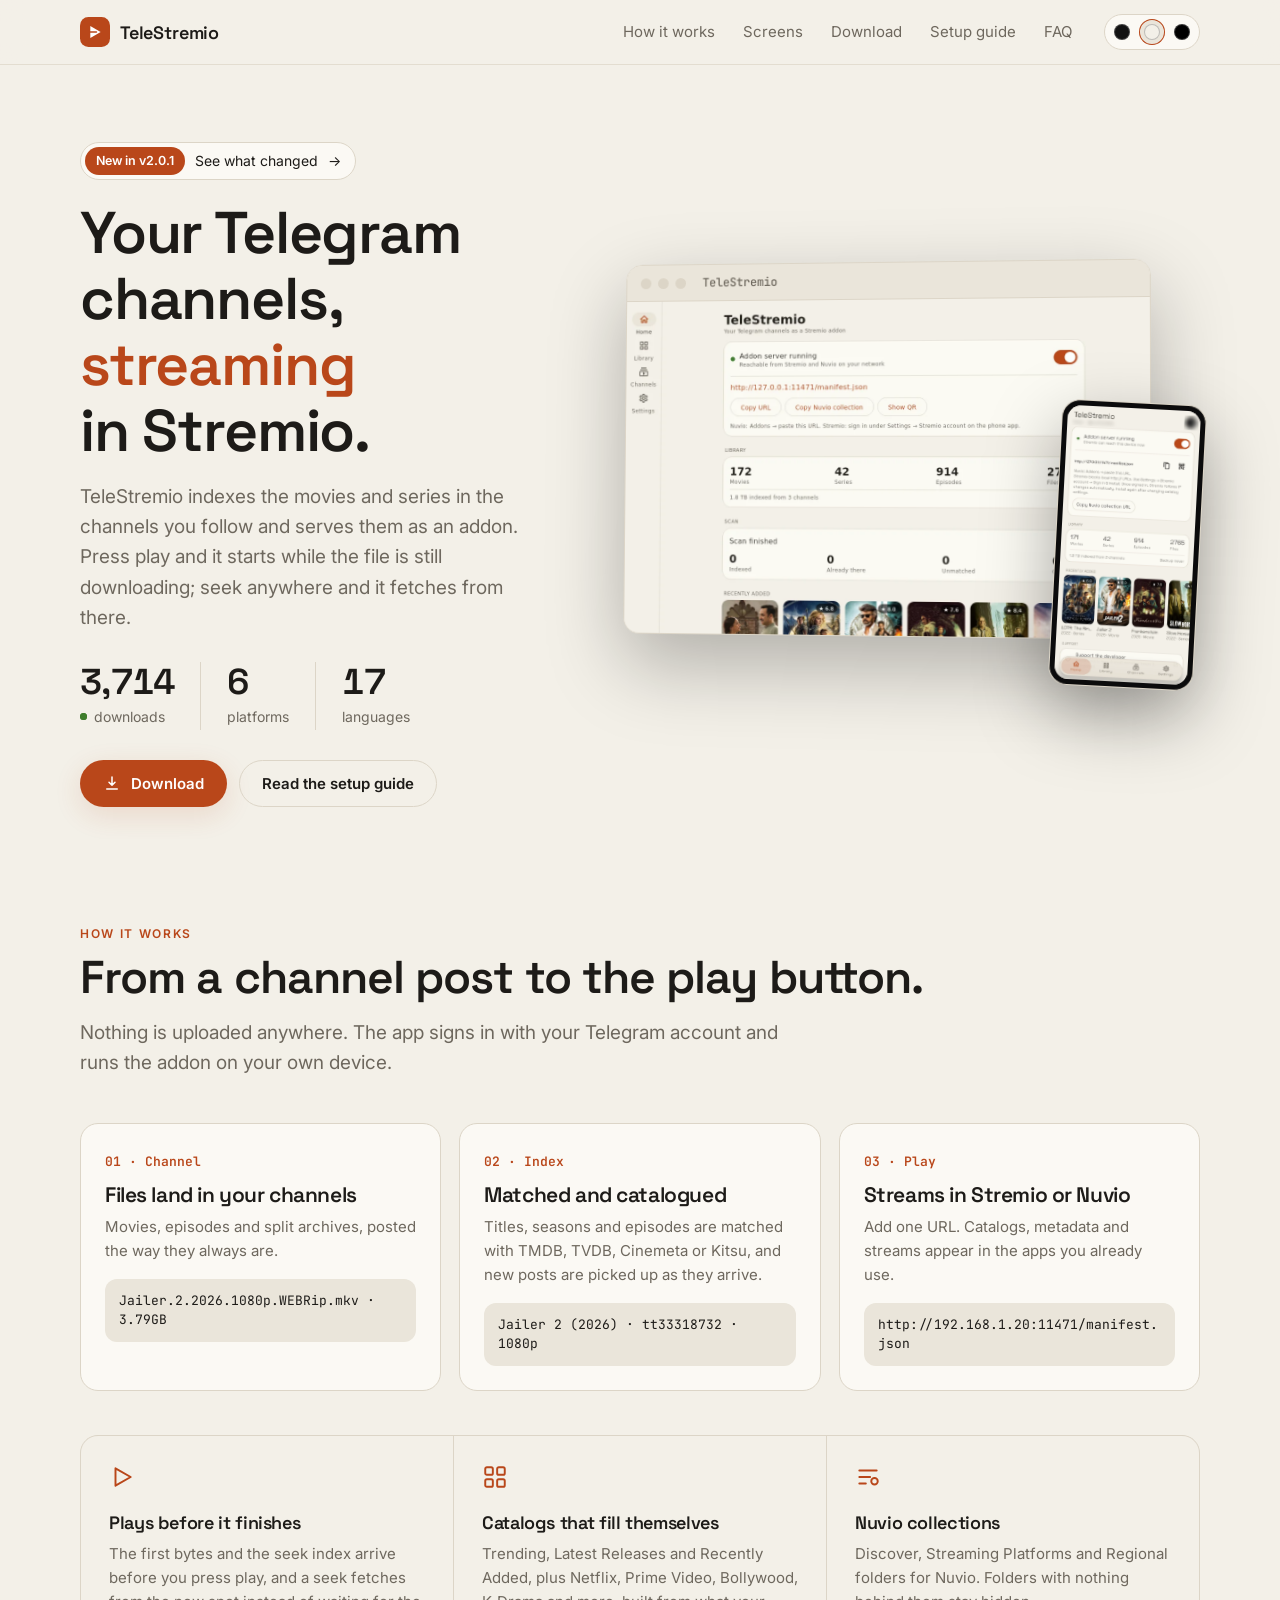
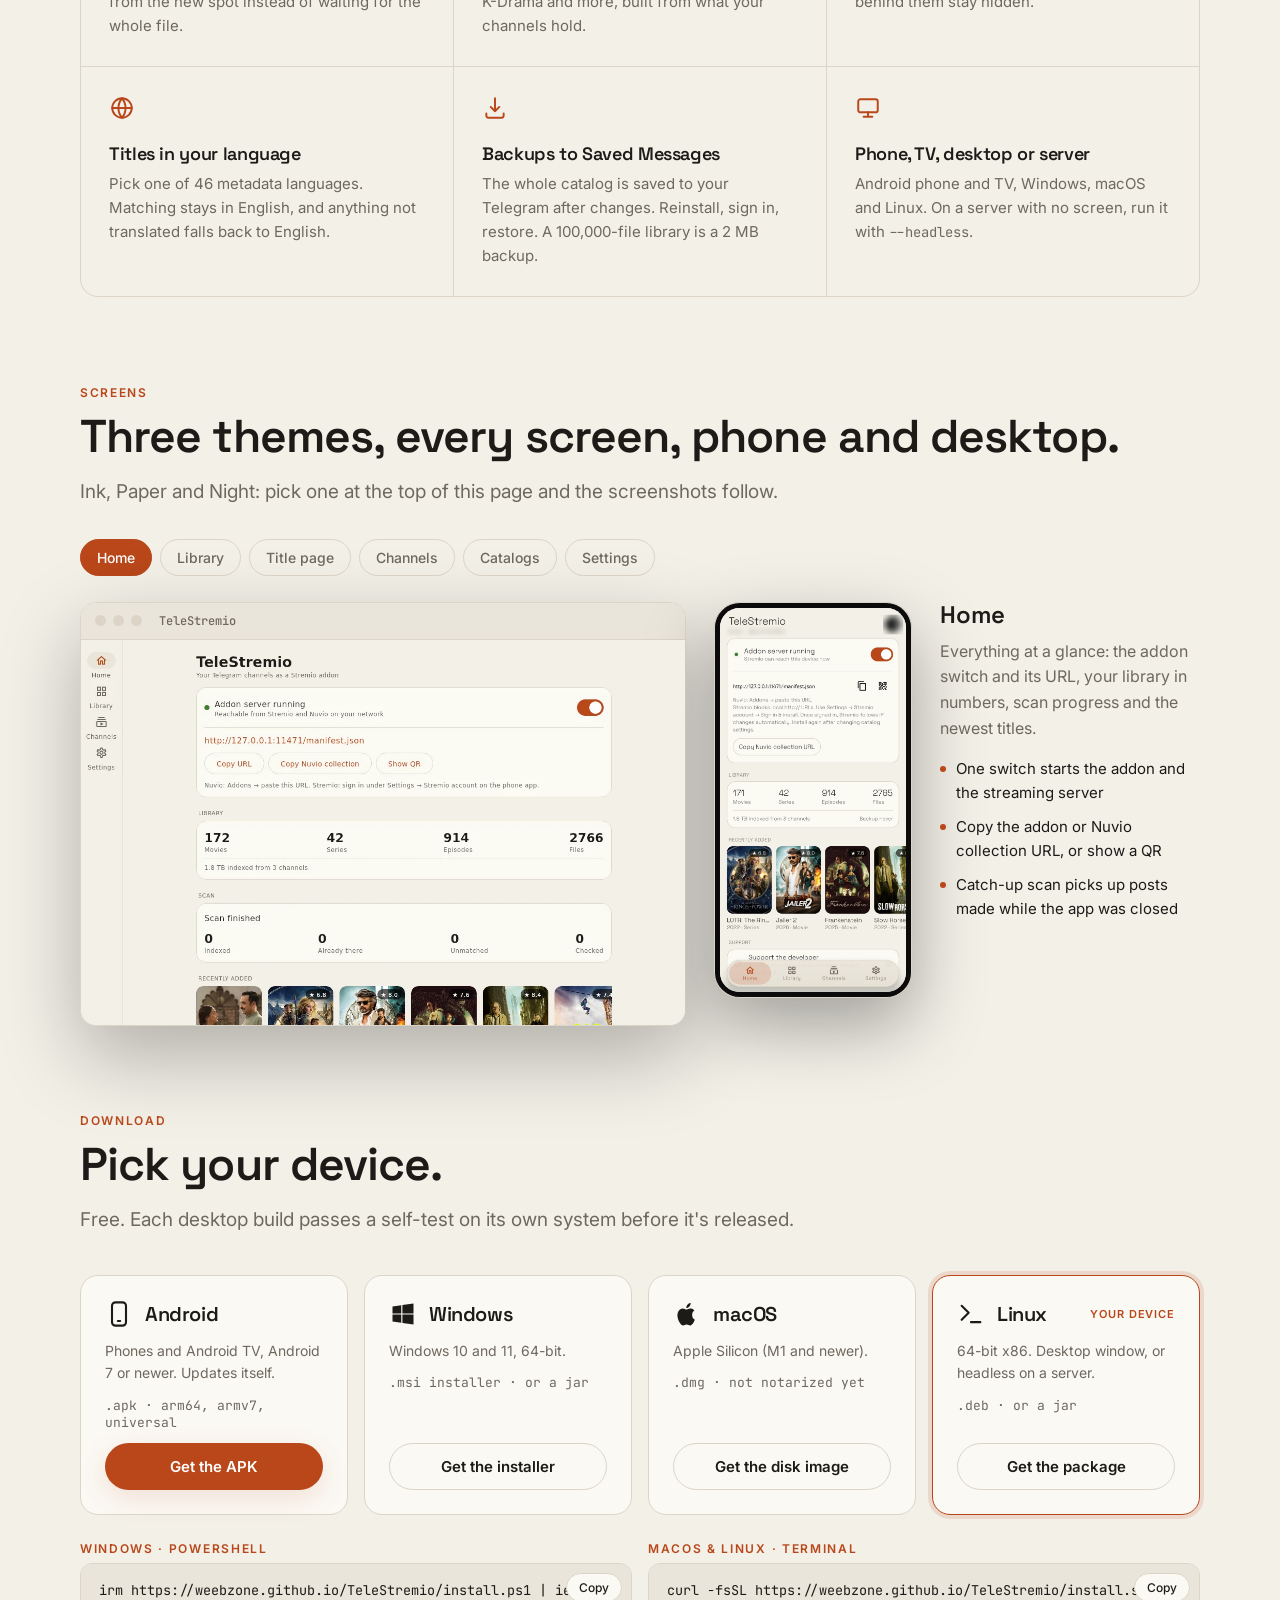
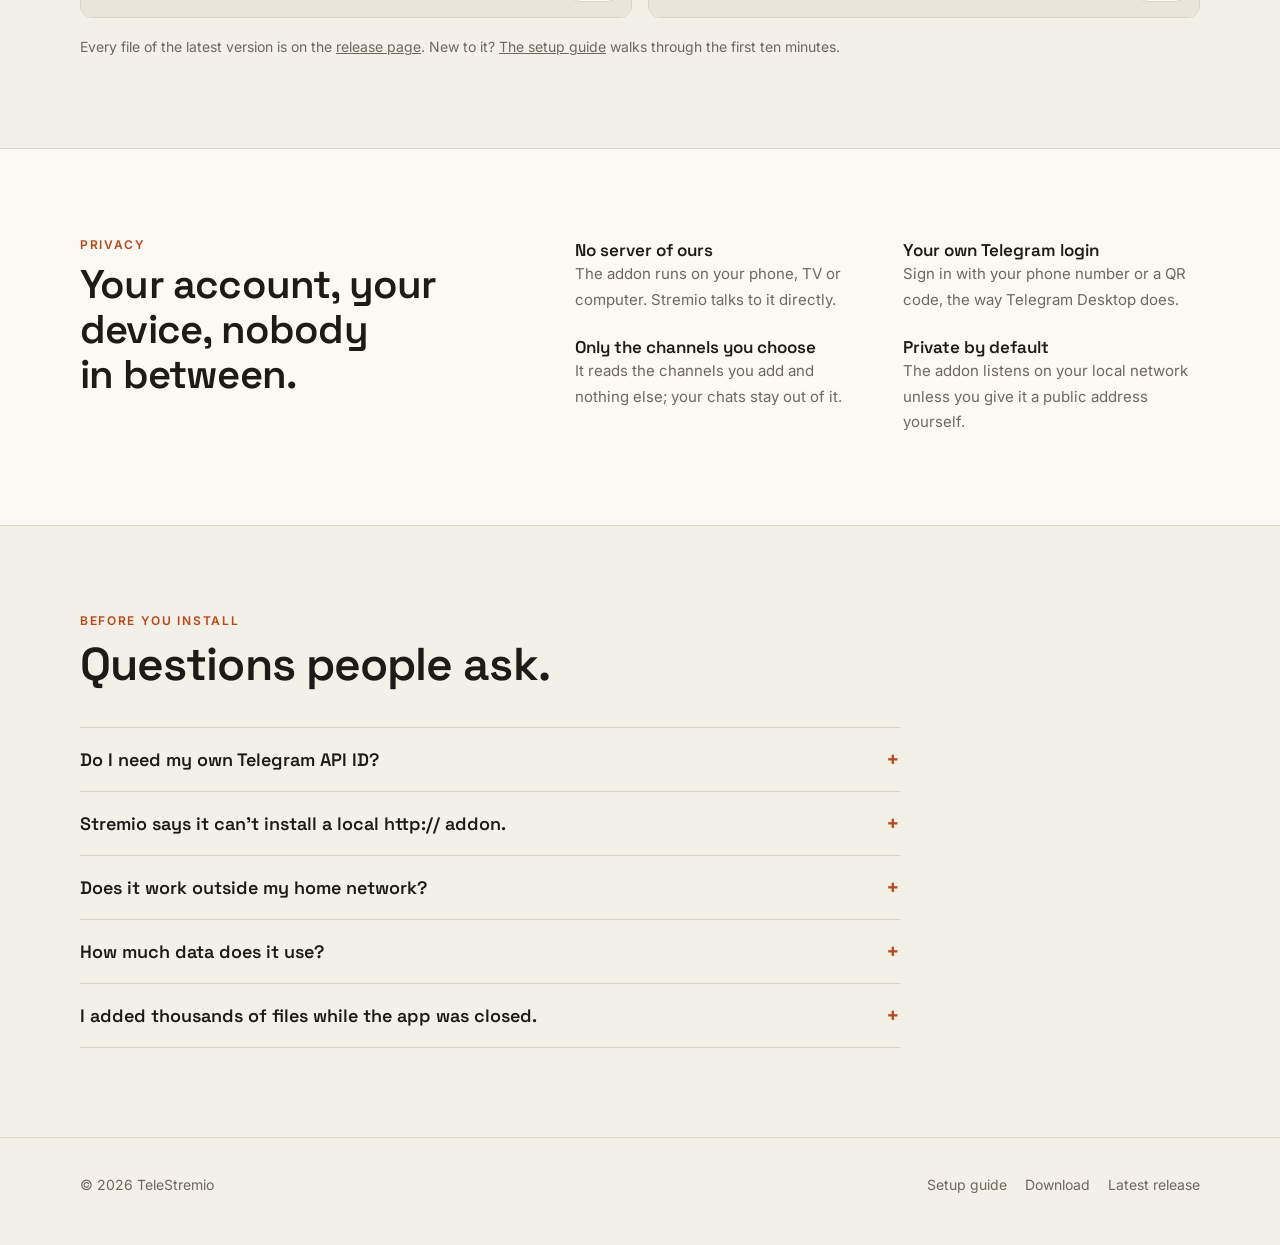
<file: index.html>
<!doctype html>
<html lang="en">
<head>
<meta charset="utf-8">
<meta name="viewport" content="width=device-width, initial-scale=1, viewport-fit=cover">
<title>TeleStremio</title>
<meta name="description" content="TeleStremio turns your Telegram channels into a Stremio and Nuvio addon. Android, Android TV, Windows, macOS and Linux.">
<meta property="og:title" content="TeleStremio">
<meta property="og:description" content="Your Telegram channels, streaming in Stremio and Nuvio.">
<meta property="og:image" content="shots/ink-home.webp">
<meta name="theme-color" content="#121212">
<link rel="icon" href="assets/mark.svg" type="image/svg+xml">
<link rel="preconnect" href="https://fonts.googleapis.com">
<link rel="preconnect" href="https://fonts.gstatic.com" crossorigin>
<link rel="stylesheet" href="https://fonts.googleapis.com/css2?family=Inter:wght@400;500;600&family=JetBrains+Mono:wght@400;500;600&family=Space+Grotesk:wght@500;600&display=swap">
<link rel="stylesheet" href="assets/site.css">
<script>try { const p = localStorage.getItem("palette"); if (p) document.documentElement.dataset.palette = p; } catch {}</script>
</head>
<body>

<header class="top">
  <div class="wrap">
    <a class="brand" href="./" aria-label="TeleStremio home">
      <svg viewBox="0 0 32 32" aria-hidden="true"><rect width="32" height="32" rx="9" fill="var(--accent)"/><path d="M11 9.5v13l11-6.5z" fill="var(--on-accent)"/><path d="M11 16h6.5" stroke="var(--accent)" stroke-width="1.6" stroke-linecap="round"/></svg>
      TeleStremio
    </a>
    <nav class="nav" aria-label="Main">
      <a href="#how">How it works</a>
      <a href="#screens">Screens</a>
      <a href="#download">Download</a>
      <a href="setup.html">Setup guide</a>
      <a href="#faq">FAQ</a>
    </nav>
    <div class="palette" role="group" aria-label="Theme">
      <button type="button" data-p="ink" aria-label="Ink theme" title="Ink"><span style="background:#121212"></span></button>
      <button type="button" data-p="paper" aria-label="Paper theme" title="Paper"><span style="background:#f3f0e8"></span></button>
      <button type="button" data-p="night" aria-label="Night theme" title="Night"><span style="background:#000"></span></button>
    </div>
    <button class="menu-btn" type="button" aria-label="Menu" aria-expanded="false">
      <svg width="18" height="18" viewBox="0 0 24 24" fill="none" stroke="currentColor" stroke-width="2" stroke-linecap="round"><path d="M4 7h16M4 12h16M4 17h16"/></svg>
    </button>
  </div>
</header>

<main>
  <section class="hero">
    <div class="wrap">
      <div>
        <a class="release-pill rise" href="https://github.com/weebzone/Telegram-Stremio/releases/latest" data-release><b>New in <span data-tag>v2.0.1</span></b> See what changed <span class="arr" aria-hidden="true">→</span></a>
        <h1 class="rise d1">Your Telegram channels, <em>streaming</em> in Stremio.</h1>
        <p class="lede rise d2">TeleStremio indexes the movies and series in the channels you follow and serves them as an addon. Press play and it starts while the file is still downloading; seek anywhere and it fetches from there.</p>
        <ul class="stats rise d3" aria-label="TeleStremio in numbers">
          <li><b class="stat-n" data-stat="downloads" data-to="3764"></b><span class="stat-label"><i class="live-dot" aria-hidden="true"></i>downloads</span></li>
          <li><b class="stat-n" data-stat="platforms" data-to="6"></b><span class="stat-label">platforms</span></li>
          <li title="The app in 17 languages; titles and posters in 46"><b class="stat-n" data-to="17"></b><span class="stat-label">languages</span></li>
        </ul>
        <div class="btn-row rise d3">
          <a class="btn btn-primary" href="#download" data-download-hero>
            <svg viewBox="0 0 24 24" fill="none" stroke="currentColor" stroke-width="2" stroke-linecap="round" stroke-linejoin="round"><path d="M12 4v11m0 0-4-4m4 4 4-4M5 20h14"/></svg>
            <span>Download</span>
          </a>
          <a class="btn btn-ghost" href="setup.html">Read the setup guide</a>
        </div>
      </div>
      <div class="devices rise d2">
        <div class="window">
          <div class="window-bar"><i></i><i></i><i></i><span>TeleStremio</span></div>
          <div class="shot"><img data-shot="home" src="shots/ink-home.webp" alt="TeleStremio home screen with the addon running" width="1180" height="752"></div>
        </div>
        <div class="phone"><div class="phone-shot"><img data-shot="phone-home" src="shots/ink-phone-home.webp" alt="TeleStremio home screen on Android" width="720" height="1480"></div></div>
      </div>
    </div>
  </section>

  <section id="how">
    <div class="wrap">
      <p class="eyebrow">How it works</p>
      <h2 style="font-size:clamp(30px,4vw,46px);margin-top:12px">From a channel post to the play button.</h2>
      <p class="lede" style="margin-top:14px">Nothing is uploaded anywhere. The app signs in with your Telegram account and runs the addon on your own device.</p>
      <div class="path">
        <svg class="wire" viewBox="0 0 100 2" preserveAspectRatio="none" aria-hidden="true"><line x1="0" y1="1" x2="100" y2="1"/></svg>
        <div class="stop">
          <span class="n">01 · Channel</span>
          <h3>Files land in your channels</h3>
          <p>Movies, episodes and split archives, posted the way they always are.</p>
          <div class="sample">Jailer.2.2026.1080p.WEBRip.mkv · 3.79GB</div>
        </div>
        <div class="stop">
          <span class="n">02 · Index</span>
          <h3>Matched and catalogued</h3>
          <p>Titles, seasons and episodes are matched with TMDB, TVDB, Cinemeta or Kitsu, and new posts are picked up as they arrive.</p>
          <div class="sample">Jailer 2 (2026) · tt33318732 · 1080p</div>
        </div>
        <div class="stop">
          <span class="n">03 · Play</span>
          <h3>Streams in Stremio or Nuvio</h3>
          <p>Add one URL. Catalogs, metadata and streams appear in the apps you already use.</p>
          <div class="sample">http://192.168.1.20:11471/manifest.json</div>
        </div>
      </div>

      <div class="features">
        <div class="feature">
          <svg viewBox="0 0 24 24" fill="none" stroke="currentColor" stroke-width="1.8" stroke-linecap="round" stroke-linejoin="round"><polygon points="6 4 20 12 6 20 6 4"/></svg>
          <h3>Plays before it finishes</h3>
          <p>The first bytes and the seek index arrive before you press play, and a seek fetches from the new spot instead of waiting for the whole file.</p>
        </div>
        <div class="feature">
          <svg viewBox="0 0 24 24" fill="none" stroke="currentColor" stroke-width="1.8" stroke-linecap="round" stroke-linejoin="round"><rect x="3" y="3" width="7" height="7" rx="1.5"/><rect x="14" y="3" width="7" height="7" rx="1.5"/><rect x="3" y="14" width="7" height="7" rx="1.5"/><rect x="14" y="14" width="7" height="7" rx="1.5"/></svg>
          <h3>Catalogs that fill themselves</h3>
          <p>Trending, Latest Releases and Recently Added, plus Netflix, Prime Video, Bollywood, K-Drama and more, built from what your channels hold.</p>
        </div>
        <div class="feature">
          <svg viewBox="0 0 24 24" fill="none" stroke="currentColor" stroke-width="1.8" stroke-linecap="round" stroke-linejoin="round"><path d="M4 6h16M4 12h10M4 18h6"/><circle cx="18" cy="16" r="3"/></svg>
          <h3>Nuvio collections</h3>
          <p>Discover, Streaming Platforms and Regional folders for Nuvio. Folders with nothing behind them stay hidden.</p>
        </div>
        <div class="feature">
          <svg viewBox="0 0 24 24" fill="none" stroke="currentColor" stroke-width="1.8" stroke-linecap="round" stroke-linejoin="round"><circle cx="12" cy="12" r="9"/><path d="M3 12h18M12 3a14 14 0 0 1 0 18M12 3a14 14 0 0 0 0 18"/></svg>
          <h3>Titles in your language</h3>
          <p>Pick one of 46 metadata languages. Matching stays in English, and anything not translated falls back to English.</p>
        </div>
        <div class="feature">
          <svg viewBox="0 0 24 24" fill="none" stroke="currentColor" stroke-width="1.8" stroke-linecap="round" stroke-linejoin="round"><path d="M12 3v12m0 0 4-4m-4 4-4-4"/><path d="M4 17v2a2 2 0 0 0 2 2h12a2 2 0 0 0 2-2v-2"/></svg>
          <h3>Backups to Saved Messages</h3>
          <p>The whole catalog is saved to your Telegram after changes. Reinstall, sign in, restore. A 100,000-file library is a 2 MB backup.</p>
        </div>
        <div class="feature">
          <svg viewBox="0 0 24 24" fill="none" stroke="currentColor" stroke-width="1.8" stroke-linecap="round" stroke-linejoin="round"><rect x="3" y="4" width="18" height="12" rx="2"/><path d="M8 20h8M12 16v4"/></svg>
          <h3>Phone, TV, desktop or server</h3>
          <p>Android phone and TV, Windows, macOS and Linux. On a server with no screen, run it with <code>--headless</code>.</p>
        </div>
      </div>
    </div>
  </section>

  <section id="screens" style="padding-top:0">
    <div class="wrap">
      <p class="eyebrow">Screens</p>
      <h2 style="font-size:clamp(30px,4vw,46px);margin-top:12px">Three themes, every screen, phone and desktop.</h2>
      <p class="lede" style="margin-top:14px">Ink, Paper and Night: pick one at the top of this page and the screenshots follow.</p>
      <div class="tabs" role="tablist" aria-label="Screens">
        <button class="tab" role="tab" data-screen="home" aria-selected="true">Home</button>
        <button class="tab" role="tab" data-screen="library" aria-selected="false">Library</button>
        <button class="tab" role="tab" data-screen="title" aria-selected="false">Title page</button>
        <button class="tab" role="tab" data-screen="channels" aria-selected="false">Channels</button>
        <button class="tab" role="tab" data-screen="catalogs" aria-selected="false">Catalogs</button>
        <button class="tab" role="tab" data-screen="settings" aria-selected="false">Settings</button>
      </div>
      <div class="screens">
        <div class="window">
          <div class="window-bar"><i></i><i></i><i></i><span>TeleStremio</span></div>
          <div class="shot"><img id="screen-img" data-shot="home" src="shots/ink-home.webp" alt="TeleStremio Home screen" width="1180" height="752" loading="lazy"></div>
        </div>
        <div class="phone"><div class="phone-shot"><img id="phone-img" data-shot="phone-home" src="shots/ink-phone-home.webp" alt="TeleStremio Home screen on Android" width="720" height="1480" loading="lazy"></div></div>
        <div class="screen-note" aria-live="polite">
          <h3>Home</h3>
          <p></p>
          <ul></ul>
        </div>
      </div>
    </div>
  </section>

  <section id="download" style="padding-top:0">
    <div class="wrap">
      <p class="eyebrow">Download</p>
      <h2 style="font-size:clamp(30px,4vw,46px);margin-top:12px">Pick your device.</h2>
      <p class="lede" style="margin-top:14px">Free. Each desktop build passes a self-test on its own system before it's released.</p>
      <div class="platforms">
        <article class="platform" data-os="android">
          <header>
            <svg viewBox="0 0 24 24" fill="none" stroke="currentColor" stroke-width="1.8" stroke-linecap="round" stroke-linejoin="round"><rect x="6" y="2" width="12" height="20" rx="3"/><path d="M11 18h2"/></svg>
            <h3>Android</h3>
          </header>
          <p class="req">Phones and Android TV, Android 7 or newer. Updates itself.</p>
          <p class="files">.apk · arm64, armv7, universal</p>
          <a class="btn btn-primary" data-download="android" href="https://github.com/weebzone/Telegram-Stremio/releases/latest">Get the APK</a>
        </article>
        <article class="platform" data-os="windows">
          <header>
            <svg viewBox="0 0 24 24" fill="currentColor" aria-hidden="true"><path d="M3 5.5 10.5 4.4v7.1H3zM11.5 4.3 21 3v8.5h-9.5zM3 12.5h7.5v7.1L3 18.5zM11.5 12.5H21V21l-9.5-1.3z"/></svg>
            <h3>Windows</h3>
          </header>
          <p class="req">Windows 10 and 11, 64-bit.</p>
          <p class="files">.msi installer · or a jar</p>
          <a class="btn btn-ghost" data-download="windows" href="https://github.com/weebzone/Telegram-Stremio/releases/latest">Get the installer</a>
        </article>
        <article class="platform" data-os="macos">
          <header>
            <svg viewBox="0 0 24 24" fill="currentColor" aria-hidden="true"><path d="M16.4 12.6c0-2.3 1.9-3.4 2-3.5-1.1-1.6-2.8-1.8-3.4-1.8-1.4-.1-2.8.9-3.5.9s-1.8-.9-3-.9C6.9 7.3 5.4 8.3 4.6 9.8c-1.7 2.9-.4 7.2 1.2 9.6.8 1.2 1.7 2.4 2.9 2.4 1.2 0 1.6-.8 3-.8s1.8.8 3 .8 2-1.2 2.8-2.3c.9-1.3 1.2-2.6 1.3-2.7-.1 0-2.4-.9-2.4-4.2zM14.1 5.6c.6-.8 1.1-1.9 1-3-.9 0-2.1.6-2.7 1.4-.6.7-1.1 1.8-1 2.9 1 .1 2.1-.5 2.7-1.3z"/></svg>
            <h3>macOS</h3>
          </header>
          <p class="req">Apple Silicon (M1 and newer).</p>
          <p class="files">.dmg · not notarized yet</p>
          <a class="btn btn-ghost" data-download="macos" href="https://github.com/weebzone/Telegram-Stremio/releases/latest">Get the disk image</a>
        </article>
        <article class="platform" data-os="linux">
          <header>
            <svg viewBox="0 0 24 24" fill="none" stroke="currentColor" stroke-width="1.8" stroke-linecap="round" stroke-linejoin="round"><path d="M4 17l6-6-6-6M12 19h8"/></svg>
            <h3>Linux</h3>
          </header>
          <p class="req">64-bit x86. Desktop window, or headless on a server.</p>
          <p class="files">.deb · or a jar</p>
          <a class="btn btn-ghost" data-download="linux" href="https://github.com/weebzone/Telegram-Stremio/releases/latest">Get the package</a>
        </article>
      </div>
      <div class="install-cmds">
        <div><p class="eyebrow" style="margin-bottom:8px">Windows · PowerShell</p><div class="codeblock"><pre>irm https://weebzone.github.io/TeleStremio/install.ps1 | iex</pre><button class="copy" type="button">Copy</button></div></div>
        <div><p class="eyebrow" style="margin-bottom:8px">macOS &amp; Linux · Terminal</p><div class="codeblock"><pre>curl -fsSL https://weebzone.github.io/TeleStremio/install.sh | sh</pre><button class="copy" type="button">Copy</button></div></div>
      </div>
      <p class="muted" style="margin-top:18px;color:var(--muted);font-size:14px">Every file of the latest version is on the <a href="https://github.com/weebzone/Telegram-Stremio/releases/latest">release page</a>. New to it? <a href="setup.html">The setup guide</a> walks through the first ten minutes.</p>
    </div>
  </section>

  <section class="band">
    <div class="wrap">
      <div>
        <p class="eyebrow">Privacy</p>
        <h2 style="font-size:clamp(28px,3.6vw,40px);margin-top:12px">Your account, your device, nobody in between.</h2>
      </div>
      <div class="facts">
        <div class="fact"><b>No server of ours</b><span>The addon runs on your phone, TV or computer. Stremio talks to it directly.</span></div>
        <div class="fact"><b>Your own Telegram login</b><span>Sign in with your phone number or a QR code, the way Telegram Desktop does.</span></div>
        <div class="fact"><b>Only the channels you choose</b><span>It reads the channels you add and nothing else; your chats stay out of it.</span></div>
        <div class="fact"><b>Private by default</b><span>The addon listens on your local network unless you give it a public address yourself.</span></div>
      </div>
    </div>
  </section>

  <section id="faq">
    <div class="wrap">
      <p class="eyebrow">Before you install</p>
      <h2 style="font-size:clamp(30px,4vw,46px);margin-top:12px">Questions people ask.</h2>
      <div class="faq">
        <details>
          <summary>Do I need my own Telegram API ID?</summary>
          <p class="answer">No. Sign in with your phone number. If you'd rather use your own app from my.telegram.org, the sign-in screen takes it.</p>
        </details>
        <details>
          <summary>Stremio says it can't install a local http:// addon.</summary>
          <p class="answer">Stremio blocks plain-http addresses in its install box. Sign in under Settings → Stremio account in the phone app and the addon is added to your Stremio account directly; when your IP changes, the account is updated too. Nuvio takes the URL as it is.</p>
        </details>
        <details>
          <summary>Does it work outside my home network?</summary>
          <p class="answer">Yes, if you give it an address your other devices can reach: Tailscale, or a domain in front of the device. Set it under Settings → Server → Public host.</p>
        </details>
        <details>
          <summary>How much data does it use?</summary>
          <p class="answer">Only what you watch, plus a few megabytes when you open a title so it starts fast. Close the player and downloading stops within a few seconds; the cache is trimmed to the limit you set.</p>
        </details>
        <details>
          <summary>I added thousands of files while the app was closed.</summary>
          <p class="answer">They're picked up the next time it opens: each channel scanned before is caught up from where the last scan ended.</p>
        </details>
      </div>
    </div>
  </section>
</main>

<footer>
  <div class="wrap">
    <span>© <span data-year>2026</span> TeleStremio</span>
    <nav aria-label="Footer">
      <a href="setup.html">Setup guide</a>
      <a href="#download">Download</a>
      <a href="https://github.com/weebzone/Telegram-Stremio/releases/latest">Latest release</a>
    </nav>
  </div>
</footer>

<script src="assets/site.js" defer></script>
</body>
</html>
</file>
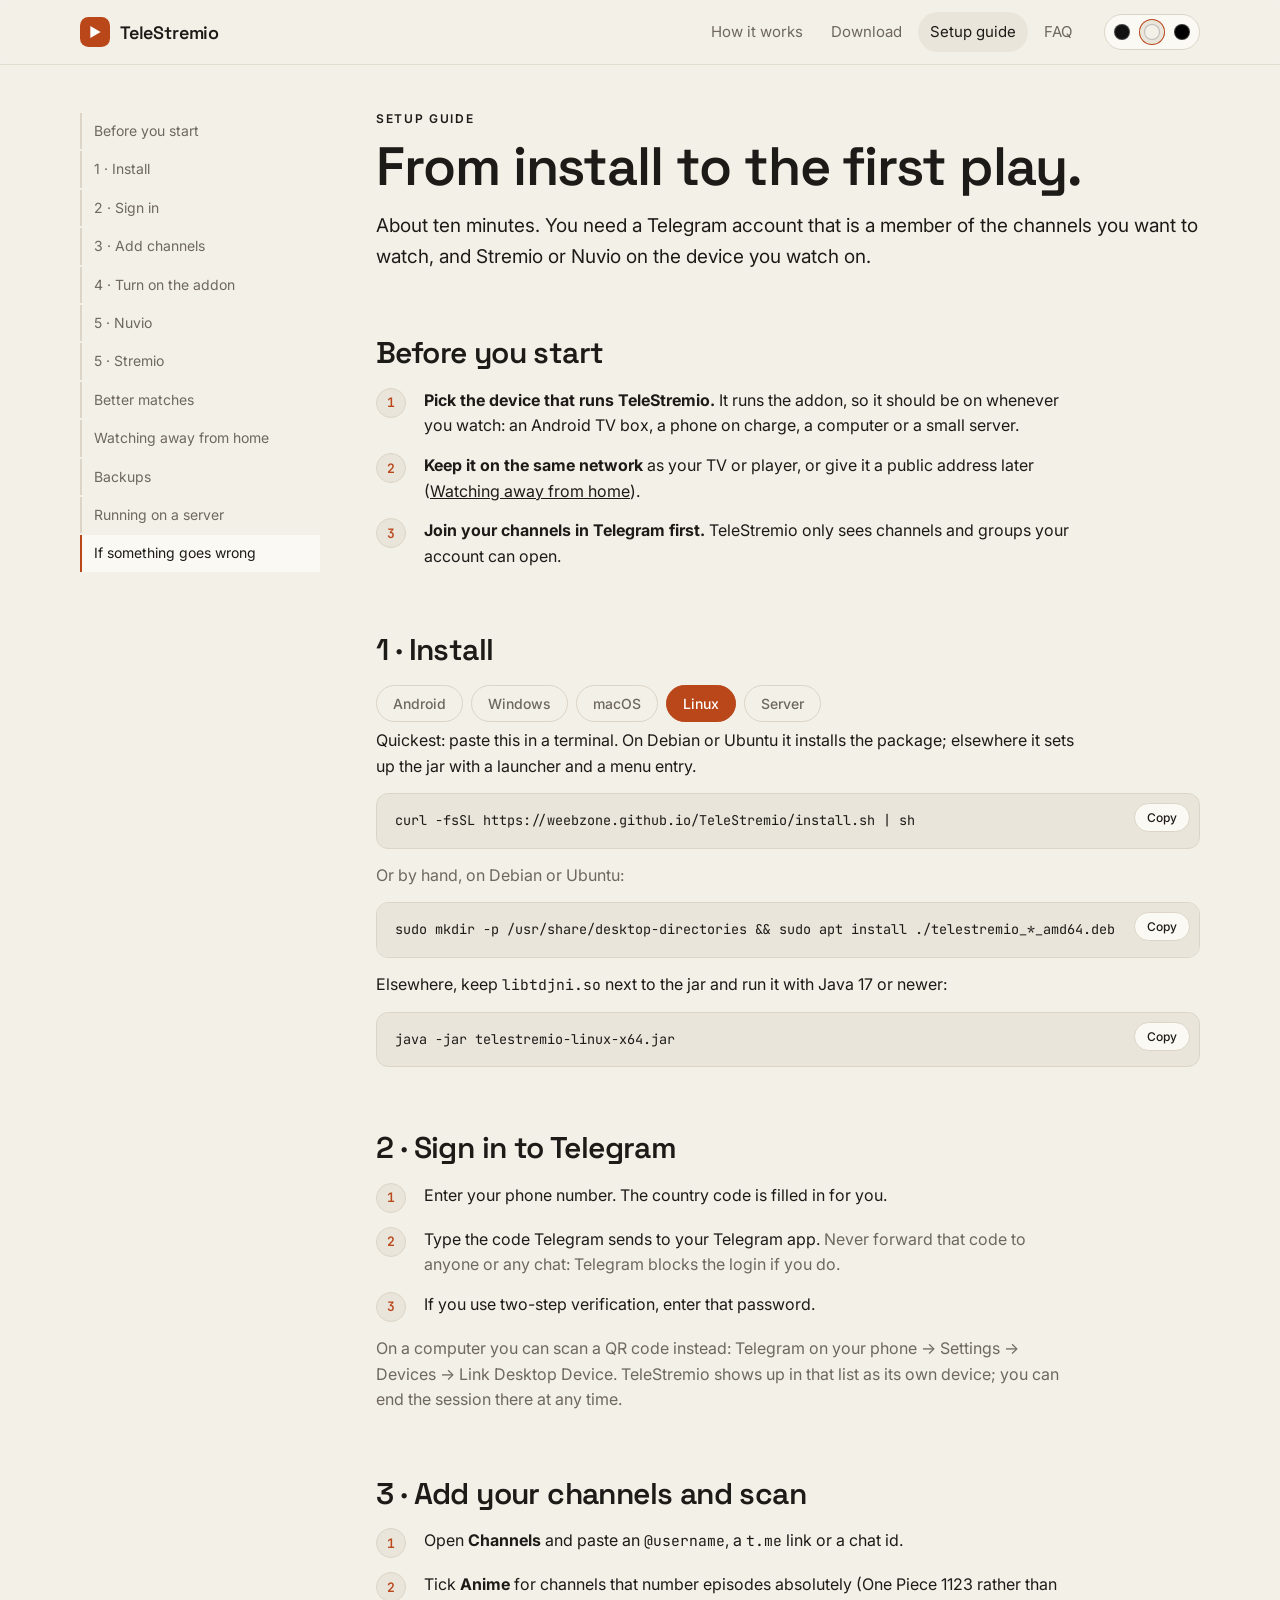
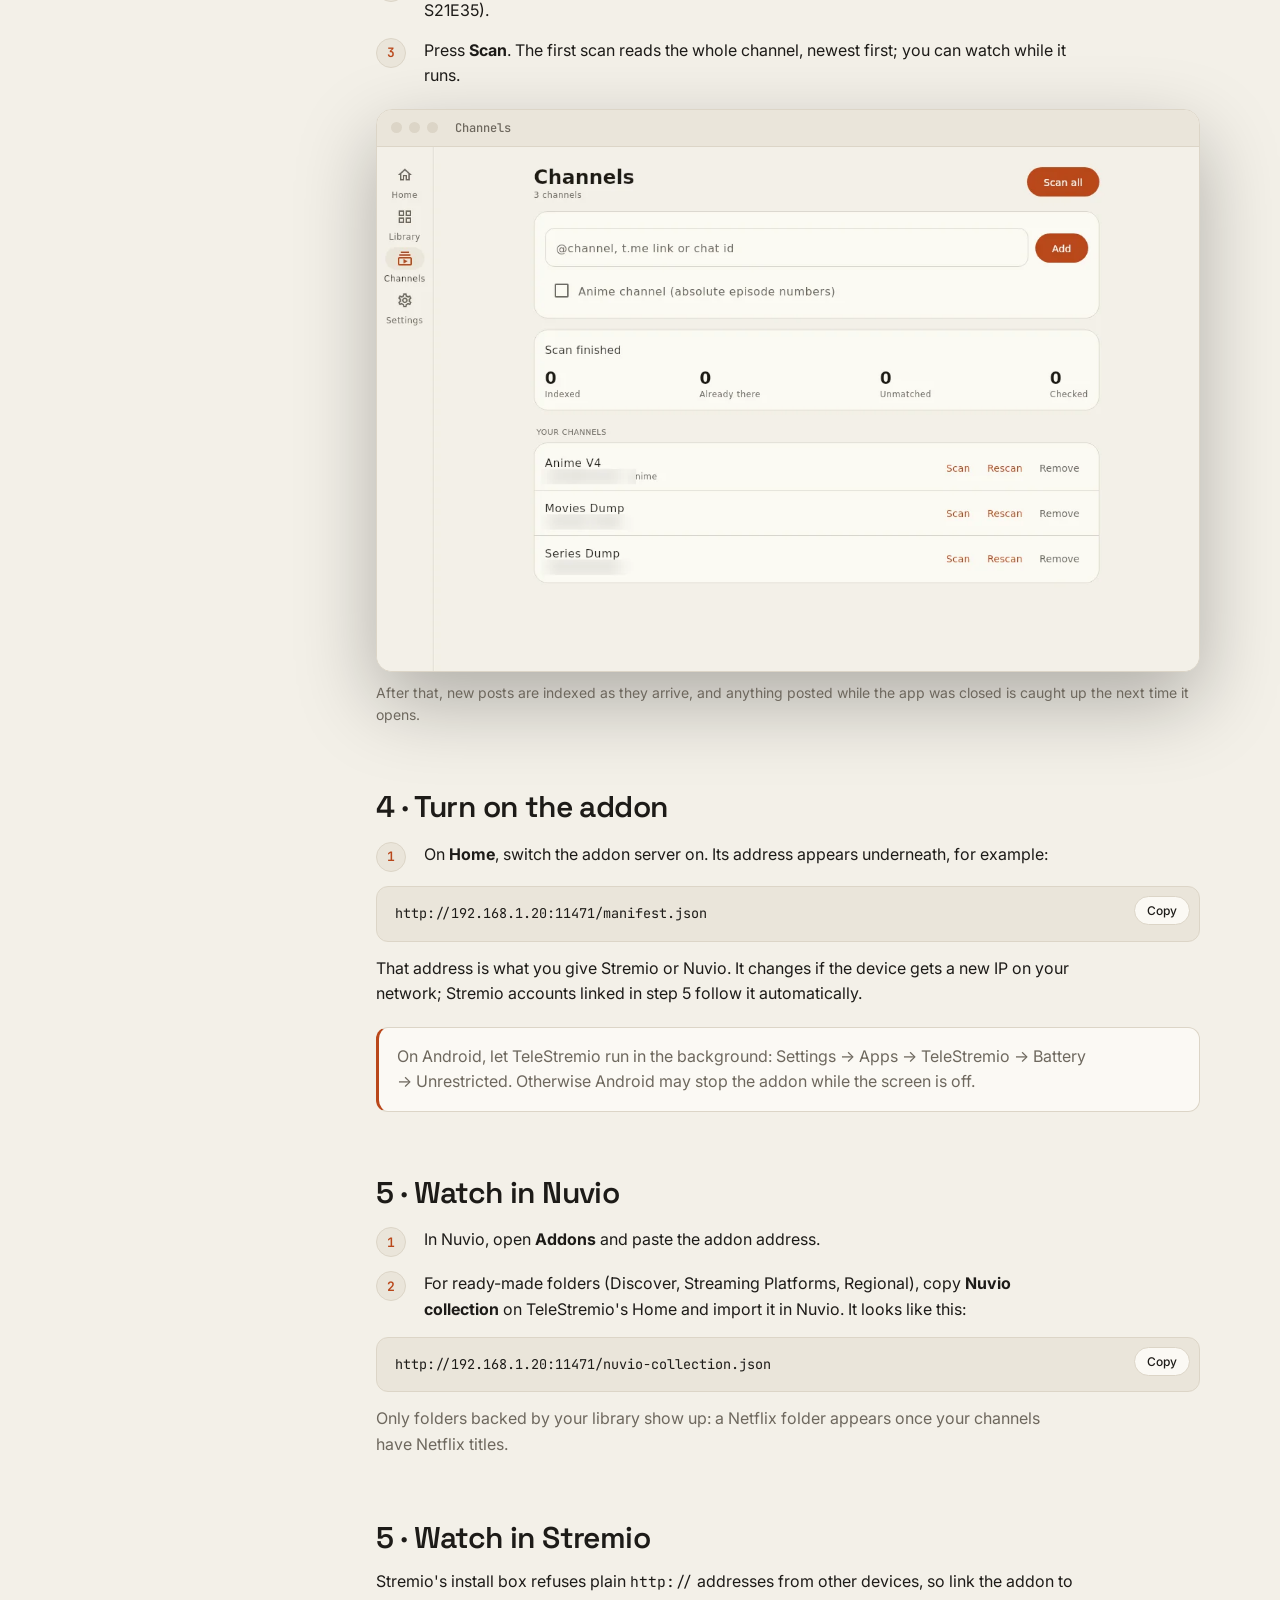
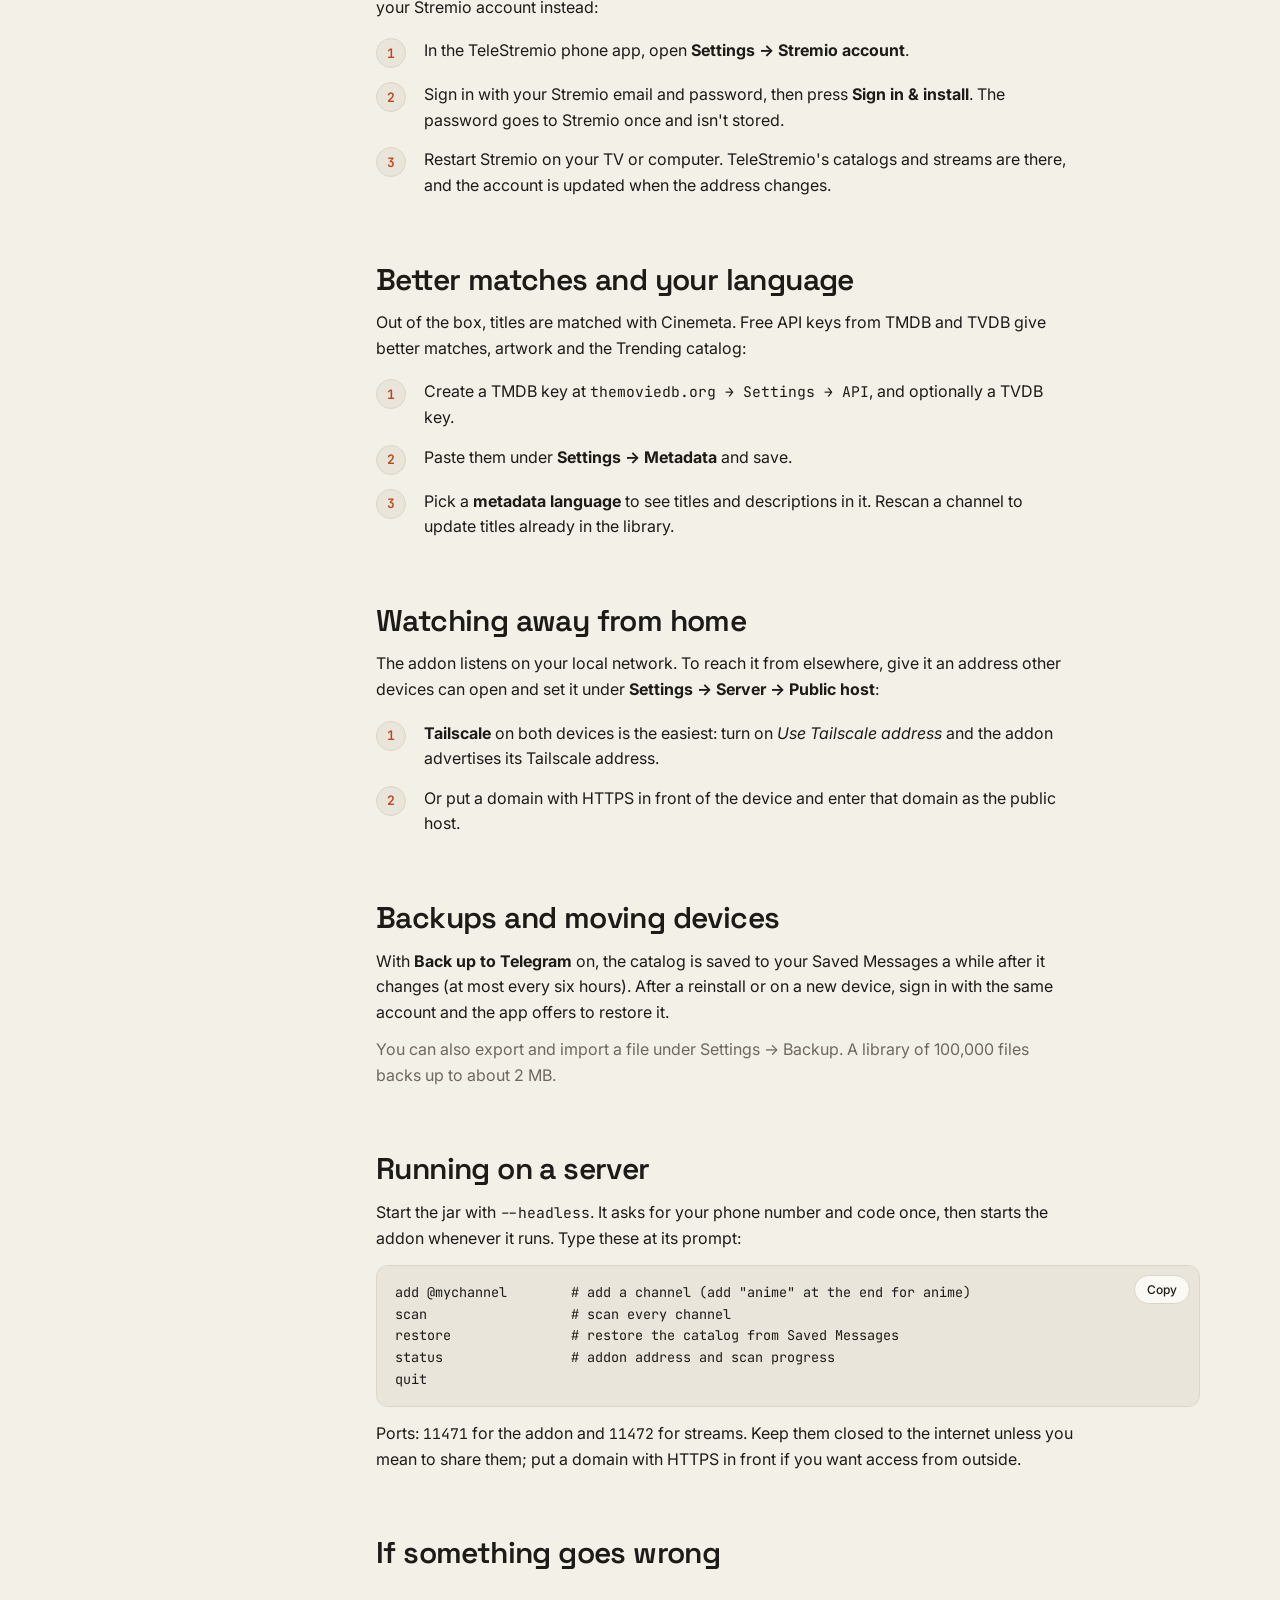
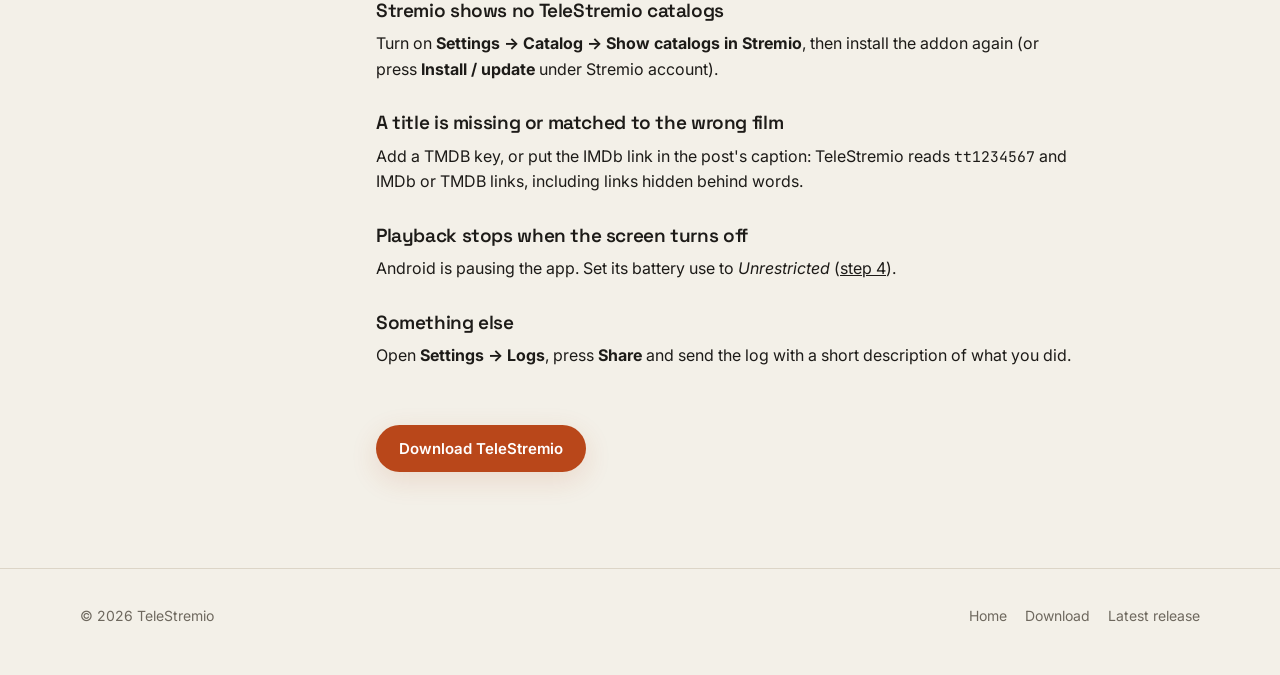
<file: setup.html>
<!doctype html>
<html lang="en">
<head>
<meta charset="utf-8">
<meta name="viewport" content="width=device-width, initial-scale=1, viewport-fit=cover">
<title>TeleStremio Setup Guide</title>
<meta name="description" content="Install TeleStremio, sign in, add your channels and watch them in Stremio or Nuvio.">
<meta name="theme-color" content="#121212">
<link rel="icon" href="assets/mark.svg" type="image/svg+xml">
<link rel="preconnect" href="https://fonts.googleapis.com">
<link rel="preconnect" href="https://fonts.gstatic.com" crossorigin>
<link rel="stylesheet" href="https://fonts.googleapis.com/css2?family=Inter:wght@400;500;600&family=JetBrains+Mono:wght@400;500;600&family=Space+Grotesk:wght@500;600&display=swap">
<link rel="stylesheet" href="assets/site.css">
<script>try { const p = localStorage.getItem("palette"); if (p) document.documentElement.dataset.palette = p; } catch {}</script>
</head>
<body>

<header class="top">
  <div class="wrap">
    <a class="brand" href="./" aria-label="TeleStremio home">
      <svg viewBox="0 0 32 32" aria-hidden="true"><rect width="32" height="32" rx="9" fill="var(--accent)"/><path d="M11 9.5v13l11-6.5z" fill="var(--on-accent)"/></svg>
      TeleStremio
    </a>
    <nav class="nav" aria-label="Main">
      <a href="./#how">How it works</a>
      <a href="./#download">Download</a>
      <a href="setup.html" aria-current="page">Setup guide</a>
      <a href="./#faq">FAQ</a>
    </nav>
    <div class="palette" role="group" aria-label="Theme">
      <button type="button" data-p="ink" aria-label="Ink theme" title="Ink"><span style="background:#121212"></span></button>
      <button type="button" data-p="paper" aria-label="Paper theme" title="Paper"><span style="background:#f3f0e8"></span></button>
      <button type="button" data-p="night" aria-label="Night theme" title="Night"><span style="background:#000"></span></button>
    </div>
    <button class="menu-btn" type="button" aria-label="Menu" aria-expanded="false">
      <svg width="18" height="18" viewBox="0 0 24 24" fill="none" stroke="currentColor" stroke-width="2" stroke-linecap="round"><path d="M4 7h16M4 12h16M4 17h16"/></svg>
    </button>
  </div>
</header>

<main class="wrap guide">
  <nav class="toc" aria-label="On this page">
    <a href="#before">Before you start</a>
    <a href="#install">1 · Install</a>
    <a href="#sign-in">2 · Sign in</a>
    <a href="#channels">3 · Add channels</a>
    <a href="#addon">4 · Turn on the addon</a>
    <a href="#nuvio">5 · Nuvio</a>
    <a href="#stremio">5 · Stremio</a>
    <a href="#metadata">Better matches</a>
    <a href="#outside">Watching away from home</a>
    <a href="#backup">Backups</a>
    <a href="#server">Running on a server</a>
    <a href="#trouble">If something goes wrong</a>
  </nav>

  <article class="doc">
    <p class="eyebrow">Setup guide</p>
    <h1 style="margin-top:12px">From install to the first play.</h1>
    <p class="lede">About ten minutes. You need a Telegram account that is a member of the channels you want to watch, and Stremio or Nuvio on the device you watch on.</p>

    <h2 id="before">Before you start</h2>
    <ul class="steps">
      <li><div><b>Pick the device that runs TeleStremio.</b> It runs the addon, so it should be on whenever you watch: an Android TV box, a phone on charge, a computer or a small server.</div></li>
      <li><div><b>Keep it on the same network</b> as your TV or player, or give it a public address later (<a href="#outside">Watching away from home</a>).</div></li>
      <li><div><b>Join your channels in Telegram first.</b> TeleStremio only sees channels and groups your account can open.</div></li>
    </ul>

    <h2 id="install">1 · Install</h2>
    <div class="os-tabs tabs" role="tablist" data-group="install">
      <button class="tab os-tab" role="tab" data-os="android" aria-selected="true">Android</button>
      <button class="tab os-tab" role="tab" data-os="windows" aria-selected="false">Windows</button>
      <button class="tab os-tab" role="tab" data-os="macos" aria-selected="false">macOS</button>
      <button class="tab os-tab" role="tab" data-os="linux" aria-selected="false">Linux</button>
      <button class="tab os-tab" role="tab" data-os="server" aria-selected="false">Server</button>
    </div>
    <div class="os-panel" data-group="install" data-os="android">
      <ol class="steps">
        <li><div>Download the APK from the <a href="./#download">download section</a>. <span class="muted">If you're unsure which one, take <span class="mono">universal</span>.</span></div></li>
        <li><div>Open it and allow installs from your browser or file manager when Android asks.</div></li>
        <li><div>On Android TV, the free <b>Downloader</b> app from the Play Store can fetch the APK with the remote.</div></li>
      </ol>
      <div class="callout"><p>TeleStremio checks for new versions twice a day and tells you, even when it's closed. Updating keeps your library.</p></div>
    </div>
    <div class="os-panel" data-group="install" data-os="windows" hidden>
      <p>Quickest: open <b>PowerShell</b> and paste this. It downloads the newest installer and runs it.</p>
      <div class="codeblock"><pre>irm https://weebzone.github.io/TeleStremio/install.ps1 | iex</pre><button class="copy" type="button">Copy</button></div>
      <p class="muted">Or by hand:</p>
      <ol class="steps">
        <li><div>Download the <span class="mono">.msi</span> and run it.</div></li>
        <li><div>Windows SmartScreen may warn about an unknown publisher: choose <b>More info → Run anyway</b>.</div></li>
        <li><div>Open TeleStremio from the Start menu.</div></li>
      </ol>
    </div>
    <div class="os-panel" data-group="install" data-os="macos" hidden>
      <p>Quickest: open <b>Terminal</b> and paste this. It puts TeleStremio in Applications and skips the "unidentified developer" prompt.</p>
      <div class="codeblock"><pre>curl -fsSL https://weebzone.github.io/TeleStremio/install.sh | sh</pre><button class="copy" type="button">Copy</button></div>
      <p class="muted">Or by hand:</p>
      <ol class="steps">
        <li><div>Download the <span class="mono">.dmg</span> (Apple Silicon: M1 and newer) and drag TeleStremio into Applications.</div></li>
        <li><div>The app isn't notarized yet, so the first time, <b>right-click it → Open</b>, then confirm.</div></li>
      </ol>
    </div>
    <div class="os-panel" data-group="install" data-os="linux" hidden>
      <p>Quickest: paste this in a terminal. On Debian or Ubuntu it installs the package; elsewhere it sets up the jar with a launcher and a menu entry.</p>
      <div class="codeblock"><pre>curl -fsSL https://weebzone.github.io/TeleStremio/install.sh | sh</pre><button class="copy" type="button">Copy</button></div>
      <p class="muted">Or by hand, on Debian or Ubuntu:</p>
      <div class="codeblock"><pre>sudo mkdir -p /usr/share/desktop-directories && sudo apt install ./telestremio_*_amd64.deb</pre><button class="copy" type="button">Copy</button></div>
      <p>Elsewhere, keep <span class="mono">libtdjni.so</span> next to the jar and run it with Java 17 or newer:</p>
      <div class="codeblock"><pre>java -jar telestremio-linux-x64.jar</pre><button class="copy" type="button">Copy</button></div>
    </div>
    <div class="os-panel" data-group="install" data-os="server" hidden>
      <p>No screen needed. Copy the jar and <span class="mono">libtdjni.so</span> to the server and start it headless; it signs in from the terminal. See <a href="#server">Running on a server</a>.</p>
      <div class="codeblock"><pre>java -Xmx384m -jar telestremio-linux-x64.jar --headless</pre><button class="copy" type="button">Copy</button></div>
    </div>

    <h2 id="sign-in">2 · Sign in to Telegram</h2>
    <ol class="steps">
      <li><div>Enter your phone number. The country code is filled in for you.</div></li>
      <li><div>Type the code Telegram sends to your Telegram app. <span class="muted">Never forward that code to anyone or any chat: Telegram blocks the login if you do.</span></div></li>
      <li><div>If you use two-step verification, enter that password.</div></li>
    </ol>
    <p class="muted" style="margin-top:14px">On a computer you can scan a QR code instead: Telegram on your phone → Settings → Devices → Link Desktop Device. TeleStremio shows up in that list as its own device; you can end the session there at any time.</p>

    <h2 id="channels">3 · Add your channels and scan</h2>
    <ol class="steps">
      <li><div>Open <b>Channels</b> and paste an <span class="mono">@username</span>, a <span class="mono">t.me</span> link or a chat id.</div></li>
      <li><div>Tick <b>Anime</b> for channels that number episodes absolutely (One Piece 1123 rather than S21E35).</div></li>
      <li><div>Press <b>Scan</b>. The first scan reads the whole channel, newest first; you can watch while it runs.</div></li>
    </ol>
    <figure class="figure">
      <div class="window"><div class="window-bar"><i></i><i></i><i></i><span>Channels</span></div><div class="shot"><img data-shot="channels" src="shots/ink-channels.webp" alt="The Channels screen with three channels and the scan card" width="1180" height="752" loading="lazy"></div></div>
      <figcaption>After that, new posts are indexed as they arrive, and anything posted while the app was closed is caught up the next time it opens.</figcaption>
    </figure>

    <h2 id="addon">4 · Turn on the addon</h2>
    <ol class="steps">
      <li><div>On <b>Home</b>, switch the addon server on. Its address appears underneath, for example:</div></li>
    </ol>
    <div class="codeblock"><pre>http://192.168.1.20:11471/manifest.json</pre><button class="copy" type="button">Copy</button></div>
    <p>That address is what you give Stremio or Nuvio. It changes if the device gets a new IP on your network; Stremio accounts linked in step 5 follow it automatically.</p>
    <div class="callout"><p>On Android, let TeleStremio run in the background: Settings → Apps → TeleStremio → Battery → Unrestricted. Otherwise Android may stop the addon while the screen is off.</p></div>

    <h2 id="nuvio">5 · Watch in Nuvio</h2>
    <ol class="steps">
      <li><div>In Nuvio, open <b>Addons</b> and paste the addon address.</div></li>
      <li><div>For ready-made folders (Discover, Streaming Platforms, Regional), copy <b>Nuvio collection</b> on TeleStremio's Home and import it in Nuvio. It looks like this:</div></li>
    </ol>
    <div class="codeblock"><pre>http://192.168.1.20:11471/nuvio-collection.json</pre><button class="copy" type="button">Copy</button></div>
    <p class="muted">Only folders backed by your library show up: a Netflix folder appears once your channels have Netflix titles.</p>

    <h2 id="stremio">5 · Watch in Stremio</h2>
    <p>Stremio's install box refuses plain <span class="mono">http://</span> addresses from other devices, so link the addon to your Stremio account instead:</p>
    <ol class="steps">
      <li><div>In the TeleStremio phone app, open <b>Settings → Stremio account</b>.</div></li>
      <li><div>Sign in with your Stremio email and password, then press <b>Sign in &amp; install</b>. The password goes to Stremio once and isn't stored.</div></li>
      <li><div>Restart Stremio on your TV or computer. TeleStremio's catalogs and streams are there, and the account is updated when the address changes.</div></li>
    </ol>

    <h2 id="metadata">Better matches and your language</h2>
    <p>Out of the box, titles are matched with Cinemeta. Free API keys from TMDB and TVDB give better matches, artwork and the Trending catalog:</p>
    <ol class="steps">
      <li><div>Create a TMDB key at <span class="mono">themoviedb.org → Settings → API</span>, and optionally a TVDB key.</div></li>
      <li><div>Paste them under <b>Settings → Metadata</b> and save.</div></li>
      <li><div>Pick a <b>metadata language</b> to see titles and descriptions in it. Rescan a channel to update titles already in the library.</div></li>
    </ol>

    <h2 id="outside">Watching away from home</h2>
    <p>The addon listens on your local network. To reach it from elsewhere, give it an address other devices can open and set it under <b>Settings → Server → Public host</b>:</p>
    <ul class="steps">
      <li><div><b>Tailscale</b> on both devices is the easiest: turn on <i>Use Tailscale address</i> and the addon advertises its Tailscale address.</div></li>
      <li><div>Or put a domain with HTTPS in front of the device and enter that domain as the public host.</div></li>
    </ul>

    <h2 id="backup">Backups and moving devices</h2>
    <p>With <b>Back up to Telegram</b> on, the catalog is saved to your Saved Messages a while after it changes (at most every six hours). After a reinstall or on a new device, sign in with the same account and the app offers to restore it.</p>
    <p class="muted">You can also export and import a file under Settings → Backup. A library of 100,000 files backs up to about 2 MB.</p>

    <h2 id="server">Running on a server</h2>
    <p>Start the jar with <span class="mono">--headless</span>. It asks for your phone number and code once, then starts the addon whenever it runs. Type these at its prompt:</p>
    <div class="codeblock"><pre>add @mychannel        # add a channel (add "anime" at the end for anime)
scan                  # scan every channel
restore               # restore the catalog from Saved Messages
status                # addon address and scan progress
quit</pre><button class="copy" type="button">Copy</button></div>
    <p>Ports: <span class="mono">11471</span> for the addon and <span class="mono">11472</span> for streams. Keep them closed to the internet unless you mean to share them; put a domain with HTTPS in front if you want access from outside.</p>

    <h2 id="trouble">If something goes wrong</h2>
    <h3>Stremio shows no TeleStremio catalogs</h3>
    <p>Turn on <b>Settings → Catalog → Show catalogs in Stremio</b>, then install the addon again (or press <b>Install / update</b> under Stremio account).</p>
    <h3>A title is missing or matched to the wrong film</h3>
    <p>Add a TMDB key, or put the IMDb link in the post's caption: TeleStremio reads <span class="mono">tt1234567</span> and IMDb or TMDB links, including links hidden behind words.</p>
    <h3>Playback stops when the screen turns off</h3>
    <p>Android is pausing the app. Set its battery use to <i>Unrestricted</i> (<a href="#addon">step 4</a>).</p>
    <h3>Something else</h3>
    <p>Open <b>Settings → Logs</b>, press <b>Share</b> and send the log with a short description of what you did.</p>

    <p style="margin-top:56px"><a class="btn btn-primary" href="./#download">Download TeleStremio</a></p>
  </article>
</main>

<footer>
  <div class="wrap">
    <span>© <span data-year>2026</span> TeleStremio</span>
    <nav aria-label="Footer">
      <a href="./">Home</a>
      <a href="./#download">Download</a>
      <a href="https://github.com/weebzone/Telegram-Stremio/releases/latest">Latest release</a>
    </nav>
  </div>
</footer>

<script src="assets/site.js" defer></script>
</body>
</html>
</file>
<file: assets/site.css>
/* TeleStremio site.
   Layout: a signal path — channel → index → player — told left to right on wide screens and
   top to bottom on phones; the app's own three palettes theme the page and its screenshots. */
:root {
  /* Paper (light) */
  --bg: #f3f0e8; --surface: #fbf9f4; --surface-2: #eae5da; --line: #dcd5c7;
  --fg: #1d1b18; --muted: #6e685e; --accent: #b9471a; --on-accent: #ffffff; --ok: #3f7d2c;
  --glow: rgb(185 71 26 / .14);
  --display: "Space Grotesk", ui-sans-serif, system-ui, sans-serif;
  --body: "Inter", ui-sans-serif, system-ui, sans-serif;
  --mono: "JetBrains Mono", ui-monospace, "SFMono-Regular", Menlo, Consolas, monospace;
  --r: 18px; --r-sm: 12px;
  --max: 1160px;
  color-scheme: light;
}
/* Ink (dark) follows the system unless a palette was picked. */
@media (prefers-color-scheme: dark) {
  :root:not([data-palette]) {
    --bg: #121212; --surface: #1a1a19; --surface-2: #232321; --line: #2e2d2a;
    --fg: #efece6; --muted: #8f8a82; --accent: #e9a23b; --on-accent: #1a1405; --ok: #7bb662;
    --glow: rgb(233 162 59 / .16); color-scheme: dark;
  }
}
:root[data-palette="ink"] {
  --bg: #121212; --surface: #1a1a19; --surface-2: #232321; --line: #2e2d2a;
  --fg: #efece6; --muted: #8f8a82; --accent: #e9a23b; --on-accent: #1a1405; --ok: #7bb662;
  --glow: rgb(233 162 59 / .16); color-scheme: dark;
}
:root[data-palette="paper"] {
  --bg: #f3f0e8; --surface: #fbf9f4; --surface-2: #eae5da; --line: #dcd5c7;
  --fg: #1d1b18; --muted: #6e685e; --accent: #b9471a; --on-accent: #ffffff; --ok: #3f7d2c;
  --glow: rgb(185 71 26 / .14); color-scheme: light;
}
:root[data-palette="night"] {
  --bg: #000000; --surface: #0b0b0b; --surface-2: #151515; --line: #222222;
  --fg: #e6e6e6; --muted: #7c7c7c; --accent: #8cc4ae; --on-accent: #06140f; --ok: #8cc4ae;
  --glow: rgb(140 196 174 / .14); color-scheme: dark;
}

*, *::before, *::after { box-sizing: border-box; }
html { scroll-behavior: smooth; -webkit-text-size-adjust: 100%; }
body {
  margin: 0; background: var(--bg); color: var(--fg);
  font: 16px/1.6 var(--body); text-rendering: optimizeLegibility;
  transition: background-color .35s ease, color .35s ease;
}
img { max-width: 100%; display: block; }
a { color: inherit; }
:focus-visible { outline: 2px solid var(--accent); outline-offset: 3px; border-radius: 6px; }
h1, h2, h3 { font-family: var(--display); font-weight: 600; line-height: 1.12; letter-spacing: -.02em; text-wrap: balance; margin: 0; }
p { margin: 0; }
code, .mono { font-family: var(--mono); font-size: .92em; }

.wrap {
  width: 100%; max-width: var(--max); margin: 0 auto;
  padding-left: max(20px, env(safe-area-inset-left, 0px)); padding-right: max(20px, env(safe-area-inset-right, 0px));
}
.eyebrow { font: 600 12px/1 var(--body); letter-spacing: .14em; text-transform: uppercase; color: var(--accent); }
.lede { color: var(--muted); font-size: clamp(17px, 1.6vw, 19px); max-width: 60ch; }
section { padding-block: clamp(56px, 7vw, 96px); }

/* ── header ─────────────────────────────────────────── */
.top {
  position: sticky; top: 0; z-index: 20;
  background: color-mix(in srgb, var(--bg) 82%, transparent);
  backdrop-filter: saturate(140%) blur(12px); -webkit-backdrop-filter: saturate(140%) blur(12px);
  border-bottom: 1px solid color-mix(in srgb, var(--line) 70%, transparent);
}
.top .wrap { display: flex; align-items: center; gap: 20px; min-height: 64px; }
.brand { display: flex; align-items: center; gap: 10px; text-decoration: none; font: 600 18px var(--display); letter-spacing: -.01em; }
.brand svg { width: 30px; height: 30px; flex: none; }
.nav { display: flex; gap: 4px; margin-left: auto; }
.nav a { text-decoration: none; color: var(--muted); padding: 8px 12px; border-radius: 999px; font-size: 15px; transition: color .2s, background-color .2s; }
.nav a:hover, .nav a[aria-current="page"] { color: var(--fg); background: var(--surface-2); }
.palette { display: flex; gap: 4px; padding: 4px; border: 1px solid var(--line); border-radius: 999px; background: var(--surface); }
.palette button {
  all: unset; cursor: pointer; width: 26px; height: 26px; border-radius: 50%;
  display: grid; place-items: center; position: relative;
}
.palette button span { width: 16px; height: 16px; border-radius: 50%; border: 1px solid rgb(127 127 127 / .45); }
.palette button[aria-pressed="true"] { background: var(--surface-2); box-shadow: inset 0 0 0 1px var(--accent); }
.palette button:focus-visible { outline: 2px solid var(--accent); outline-offset: 2px; }
.menu-btn { display: none; }
@media (max-width: 860px) {
  .nav { display: none; }
  .nav.open { display: flex; position: absolute; top: 64px; left: 0; right: 0; flex-direction: column; padding: 12px 20px 18px; background: var(--bg); border-bottom: 1px solid var(--line); }
  .menu-btn { display: grid; place-items: center; margin-left: auto; width: 40px; height: 40px; border-radius: 12px; border: 1px solid var(--line); background: var(--surface); color: var(--fg); cursor: pointer; }
  .palette { order: 3; }
}

/* ── buttons ────────────────────────────────────────── */
.btn {
  display: inline-flex; align-items: center; gap: 10px; text-decoration: none; cursor: pointer;
  padding: 13px 22px; border-radius: 999px; font: 600 15px var(--body); border: 1px solid transparent;
  transition: transform .18s ease, background-color .2s, border-color .2s, box-shadow .25s;
}
.btn svg { width: 18px; height: 18px; }
.btn-primary { background: var(--accent); color: var(--on-accent); box-shadow: 0 8px 28px var(--glow); }
.btn-primary:hover { transform: translateY(-2px); box-shadow: 0 12px 34px var(--glow); }
.btn-ghost { border-color: var(--line); color: var(--fg); background: transparent; }
.btn-ghost:hover { border-color: var(--accent); transform: translateY(-2px); }
.btn-row { display: flex; flex-wrap: wrap; gap: 12px; }

/* ── hero ───────────────────────────────────────────── */
.hero { padding-block: clamp(40px, 6vw, 80px) clamp(16px, 3vw, 32px); overflow: hidden; }
.hero .wrap { display: grid; grid-template-columns: minmax(0, 9fr) minmax(0, 11fr); gap: clamp(28px, 5vw, 64px); align-items: center; }
.hero h1 { font-size: clamp(38px, 4.6vw, 60px); }
.hero h1 em { font-style: normal; color: var(--accent); }
.hero .lede { margin-top: 18px; }
.hero .btn-row { margin-top: 30px; }
.release-pill { display: inline-flex; align-items: center; gap: 10px; margin-bottom: 20px; padding: 4px 14px 4px 4px; border: 1px solid var(--line); border-radius: 999px; background: var(--surface); color: var(--fg); font-size: 14px; text-decoration: none; transition: border-color .2s; }
.release-pill b { padding: 4px 11px; border-radius: 999px; background: var(--accent); color: var(--on-accent); font-size: 12.5px; font-weight: 600; }
.release-pill .arr { transition: transform .2s; }
.release-pill:hover { border-color: var(--accent); }
.release-pill:hover .arr { transform: translateX(3px); }

.stats { list-style: none; display: flex; flex-wrap: wrap; margin: 28px 0 0; padding: 0; }
.stats li { display: grid; gap: 6px; padding: 2px clamp(14px, 2.2vw, 26px); border-left: 1px solid var(--line); }
.stats li:first-child { padding-left: 0; border-left: 0; }
.stat-n { position: relative; display: block; font: 600 clamp(26px, 2.9vw, 36px)/1 var(--display); letter-spacing: -.02em; font-variant-numeric: tabular-nums; }
.stat-ghost { visibility: hidden; }
.stat-live { position: absolute; inset: 0; white-space: nowrap; }
.stat-n.landed .stat-live { animation: landed .6s cubic-bezier(.2,.7,.2,1); }
@keyframes landed { 40% { color: var(--accent); transform: translateY(-3px); } }
.stat-label { display: inline-flex; align-items: center; gap: 7px; color: var(--muted); font-size: 14px; }
.live-dot { position: relative; width: 7px; height: 7px; border-radius: 50%; background: var(--ok); }
.live-dot::after { content: ""; position: absolute; inset: 0; border-radius: 50%; background: var(--ok); animation: ping 2.2s cubic-bezier(0,0,.2,1) infinite; }
@keyframes ping { 70%, 100% { transform: scale(2.6); opacity: 0; } }
@media (max-width: 900px) { .hero .wrap { grid-template-columns: minmax(0, 1fr); } }

/* App window frame around screenshots */
.window {
  border-radius: 16px; overflow: hidden; border: 1px solid var(--line); background: var(--surface);
  box-shadow: 0 30px 80px rgb(0 0 0 / .28), 0 0 0 1px rgb(255 255 255 / .02);
  transform: perspective(1600px) rotateY(-6deg) rotateX(2deg); transition: transform .6s cubic-bezier(.2,.7,.2,1);
}
.window:hover { transform: perspective(1600px) rotateY(0) rotateX(0); }
.window-bar { display: flex; align-items: center; gap: 7px; padding: 10px 14px; border-bottom: 1px solid var(--line); background: var(--surface-2); }
.window-bar i { width: 11px; height: 11px; border-radius: 50%; background: var(--line); }
.window-bar span { margin-left: 10px; font: 500 12px var(--mono); color: var(--muted); }
.shot { position: relative; aspect-ratio: 1180 / 752; background: var(--surface-2); }
.shot img { position: absolute; inset: 0; width: 100%; height: 100%; object-fit: cover; transition: opacity .45s ease; }
.shot img.out { opacity: 0; }
@media (max-width: 900px) { .window { transform: none; } }

/* Phone frame: same screens on Android, overlapping the desktop window in the hero */
/* Corners scale with the phone's width (horizontal % / vertical %), so a small phone isn't oval. */
.phone { border-radius: 13% / 6.4%; padding: 5px; background: #0b0b0c; border: 1px solid var(--line); box-shadow: 0 28px 70px rgb(0 0 0 / .34); }
.phone-shot { position: relative; aspect-ratio: 720 / 1480; border-radius: 10.5% / 5.1%; overflow: hidden; background: var(--surface-2); }
.phone-shot img { position: absolute; inset: 0; width: 100%; height: 100%; object-fit: cover; transition: opacity .45s ease; }
.phone-shot img.out { opacity: 0; }
.devices { position: relative; padding: 0 9% 9% 0; }
.devices .phone { position: absolute; right: 0; bottom: 0; width: 25%; transform: rotate(3deg); transition: transform .6s cubic-bezier(.2,.7,.2,1); }
.devices:hover .phone { transform: rotate(0) translateY(-6px); }

/* ── signal path ────────────────────────────────────── */
.path { display: grid; grid-template-columns: repeat(3, minmax(0, 1fr)); gap: 18px; margin-top: 44px; position: relative; }
.stop { background: var(--surface); border: 1px solid var(--line); border-radius: var(--r); padding: 24px; min-width: 0; position: relative; z-index: 1; }
.stop .n { font: 600 13px var(--mono); color: var(--accent); }
.stop h3 { font-size: 21px; margin: 10px 0 8px; }
.stop p { color: var(--muted); font-size: 15px; }
.stop .sample { margin-top: 16px; padding: 12px 14px; border-radius: var(--r-sm); background: var(--surface-2); font: 13px/1.5 var(--mono); color: var(--fg); overflow-wrap: anywhere; }
.wire { position: absolute; top: 50%; left: 8%; right: 8%; height: 2px; z-index: 0; }
.wire line { stroke: var(--accent); stroke-width: 2; stroke-dasharray: 6 10; animation: flow 1.4s linear infinite; }
@keyframes flow { to { stroke-dashoffset: -32; } }
@media (max-width: 860px) { .path { grid-template-columns: minmax(0, 1fr); } .wire { display: none; } }

/* ── features ───────────────────────────────────────── */
.features { display: grid; grid-template-columns: repeat(3, minmax(0, 1fr)); gap: 1px; background: var(--line); border: 1px solid var(--line); border-radius: var(--r); overflow: hidden; margin-top: 44px; }
.feature { background: var(--bg); padding: 28px; min-width: 0; transition: background-color .25s; }
.feature:hover { background: var(--surface); }
.feature svg { width: 26px; height: 26px; color: var(--accent); }
.feature h3 { font-size: 18px; margin: 16px 0 8px; }
.feature p { color: var(--muted); font-size: 15px; }
@media (max-width: 900px) { .features { grid-template-columns: repeat(2, minmax(0, 1fr)); } }
@media (max-width: 560px) { .features { grid-template-columns: minmax(0, 1fr); } }

/* ── screens ────────────────────────────────────────── */
.tabs { display: flex; flex-wrap: wrap; gap: 8px; margin-top: 32px; }
.tab {
  all: unset; cursor: pointer; padding: 9px 16px; border-radius: 999px; border: 1px solid var(--line);
  font: 500 14px var(--body); color: var(--muted); transition: all .2s;
}
.tab:hover { color: var(--fg); border-color: var(--muted); }
.tab[aria-selected="true"] { background: var(--accent); border-color: var(--accent); color: var(--on-accent); }
.tab:focus-visible { outline: 2px solid var(--accent); outline-offset: 3px; }
.screens { display: grid; grid-template-columns: minmax(0, 7fr) minmax(0, 2.3fr) minmax(0, 3fr); gap: 28px; margin-top: 26px; align-items: start; }
.screens .window { transform: none; }
.screen-note h3 { font-size: 24px; }
.screen-note p { color: var(--muted); margin-top: 10px; }
.screen-note ul { margin: 16px 0 0; padding: 0; list-style: none; display: grid; gap: 10px; }
.screen-note li { display: flex; gap: 10px; color: var(--fg); font-size: 15px; }
.screen-note li::before { content: ""; flex: none; width: 6px; height: 6px; margin-top: 9px; border-radius: 50%; background: var(--accent); }
@media (max-width: 1100px) { .screens { grid-template-columns: minmax(0, 3fr) minmax(0, 1fr); } .screen-note { grid-column: 1 / -1; } }
@media (max-width: 640px) { .screens { grid-template-columns: minmax(0, 1fr); } .screens .phone { width: min(64%, 260px); justify-self: center; } }

/* ── download ───────────────────────────────────────── */
.platforms { display: grid; grid-template-columns: repeat(auto-fit, minmax(230px, 1fr)); gap: 16px; margin-top: 40px; }
.platform {
  display: flex; flex-direction: column; gap: 12px; padding: 24px; border-radius: var(--r);
  background: var(--surface); border: 1px solid var(--line); min-width: 0;
  transition: border-color .2s, transform .2s;
}
.platform:hover { transform: translateY(-3px); border-color: var(--muted); }
.platform.you { border-color: var(--accent); box-shadow: 0 0 0 4px var(--glow); }
.platform header { display: flex; align-items: center; gap: 12px; }
.platform header svg { width: 28px; height: 28px; color: var(--fg); }
.platform h3 { font-size: 20px; }
.platform .req { color: var(--muted); font-size: 14px; }
.platform .files { font: 13px var(--mono); color: var(--muted); }
.platform .btn { margin-top: auto; justify-content: center; }
.badge-you { margin-left: auto; font: 600 11px var(--body); letter-spacing: .08em; text-transform: uppercase; color: var(--accent); }

.install-cmds { display: grid; grid-template-columns: repeat(2, minmax(0, 1fr)); gap: 16px; margin-top: 28px; }
.install-cmds .codeblock { margin: 0; }
@media (max-width: 860px) { .install-cmds { grid-template-columns: minmax(0, 1fr); } }

/* ── privacy band ───────────────────────────────────── */
.band { background: var(--surface); border-block: 1px solid var(--line); }
.band .wrap { display: grid; grid-template-columns: minmax(0, 5fr) minmax(0, 7fr); gap: 48px; align-items: start; }
.facts { display: grid; grid-template-columns: repeat(2, minmax(0, 1fr)); gap: 24px 32px; }
.fact b { display: block; font: 600 17px var(--display); }
.fact span { color: var(--muted); font-size: 15px; }
@media (max-width: 860px) { .band .wrap, .facts { grid-template-columns: minmax(0, 1fr); } }

/* ── faq ────────────────────────────────────────────── */
.faq { margin-top: 36px; border-top: 1px solid var(--line); max-width: 820px; }
.faq details { border-bottom: 1px solid var(--line); }
.faq summary { cursor: pointer; list-style: none; display: flex; justify-content: space-between; gap: 16px; padding: 20px 0; font: 600 18px var(--display); }
.faq summary::-webkit-details-marker { display: none; }
.faq summary::after { content: "+"; color: var(--accent); font-size: 22px; line-height: 1; transition: transform .25s; }
.faq details[open] summary::after { transform: rotate(45deg); }
.faq .answer { color: var(--muted); padding: 0 0 22px; max-width: 68ch; }

/* ── footer ─────────────────────────────────────────── */
footer { border-top: 1px solid var(--line); padding-block: 36px 48px; color: var(--muted); font-size: 14px; }
footer .wrap { display: flex; flex-wrap: wrap; gap: 16px 28px; align-items: center; }
footer nav { display: flex; flex-wrap: wrap; gap: 18px; margin-left: auto; }
footer a { text-decoration: none; } footer a:hover { color: var(--fg); }

/* ── guide page ─────────────────────────────────────── */
.guide { display: grid; grid-template-columns: 240px minmax(0, 1fr); gap: 56px; padding-block: 48px 96px; align-items: start; }
.toc { position: sticky; top: 88px; display: grid; gap: 2px; font-size: 14px; }
.toc a { text-decoration: none; color: var(--muted); padding: 7px 12px; border-left: 2px solid var(--line); transition: all .2s; }
.toc a:hover { color: var(--fg); }
.toc a.active { color: var(--fg); border-left-color: var(--accent); background: var(--surface); }
.doc h1 { font-size: clamp(36px, 5vw, 54px); }
.doc > .lede { margin-top: 14px; }
.doc h2 { font-size: 30px; margin: 64px 0 14px; scroll-margin-top: 90px; }
.doc h3 { font-size: 19px; margin: 30px 0 10px; }
.doc p, .doc li { color: var(--fg); max-width: 70ch; }
.doc p + p { margin-top: 12px; }
.doc .muted { color: var(--muted); }
.steps { counter-reset: s; list-style: none; padding: 0; margin: 18px 0 0; display: grid; gap: 14px; }
.steps > li { counter-increment: s; display: grid; grid-template-columns: 34px minmax(0, 1fr); gap: 14px; }
.steps > li::before {
  content: counter(s); width: 30px; height: 30px; border-radius: 50%; display: grid; place-items: center;
  background: var(--surface-2); border: 1px solid var(--line); font: 600 13px var(--mono); color: var(--accent);
}
.callout { margin: 20px 0; padding: 16px 18px; border-radius: var(--r-sm); background: var(--surface); border: 1px solid var(--line); border-left: 3px solid var(--accent); }
.callout p { color: var(--muted); }
.codeblock { position: relative; margin: 14px 0; }
.codeblock pre { margin: 0; padding: 16px 18px; padding-right: 86px; border-radius: var(--r-sm); background: var(--surface-2); border: 1px solid var(--line); overflow-x: auto; font: 13.5px/1.6 var(--mono); }
.copy { position: absolute; top: 10px; right: 10px; padding: 6px 12px; border-radius: 999px; border: 1px solid var(--line); background: var(--surface); color: var(--fg); font: 500 12px var(--body); cursor: pointer; }
.copy:hover { border-color: var(--accent); }
.os-tabs { display: flex; flex-wrap: wrap; gap: 8px; margin: 18px 0 6px; }
.os-panel[hidden] { display: none !important; }
.figure { margin: 20px 0; }
.figure .window { transform: none; }
.figure figcaption { color: var(--muted); font-size: 14px; margin-top: 10px; }
.kbd { font: 12.5px var(--mono); padding: 2px 7px; border-radius: 6px; border: 1px solid var(--line); background: var(--surface); }
@media (max-width: 900px) { .guide { grid-template-columns: minmax(0, 1fr); gap: 24px; } .toc { position: static; display: flex; flex-wrap: wrap; } .toc a { border-left: none; border: 1px solid var(--line); border-radius: 999px; } }

/* ── motion ─────────────────────────────────────────── */
.rise { animation: rise .7s cubic-bezier(.2,.7,.2,1) both; }
.rise.d1 { animation-delay: .08s; } .rise.d2 { animation-delay: .16s; } .rise.d3 { animation-delay: .24s; }
@keyframes rise { from { transform: translateY(14px); } to { transform: none; } }
@media (prefers-reduced-motion: reduce) {
  *, *::before, *::after { animation: none !important; transition: none !important; scroll-behavior: auto !important; }
  .window { transform: none !important; }
}
</file>
